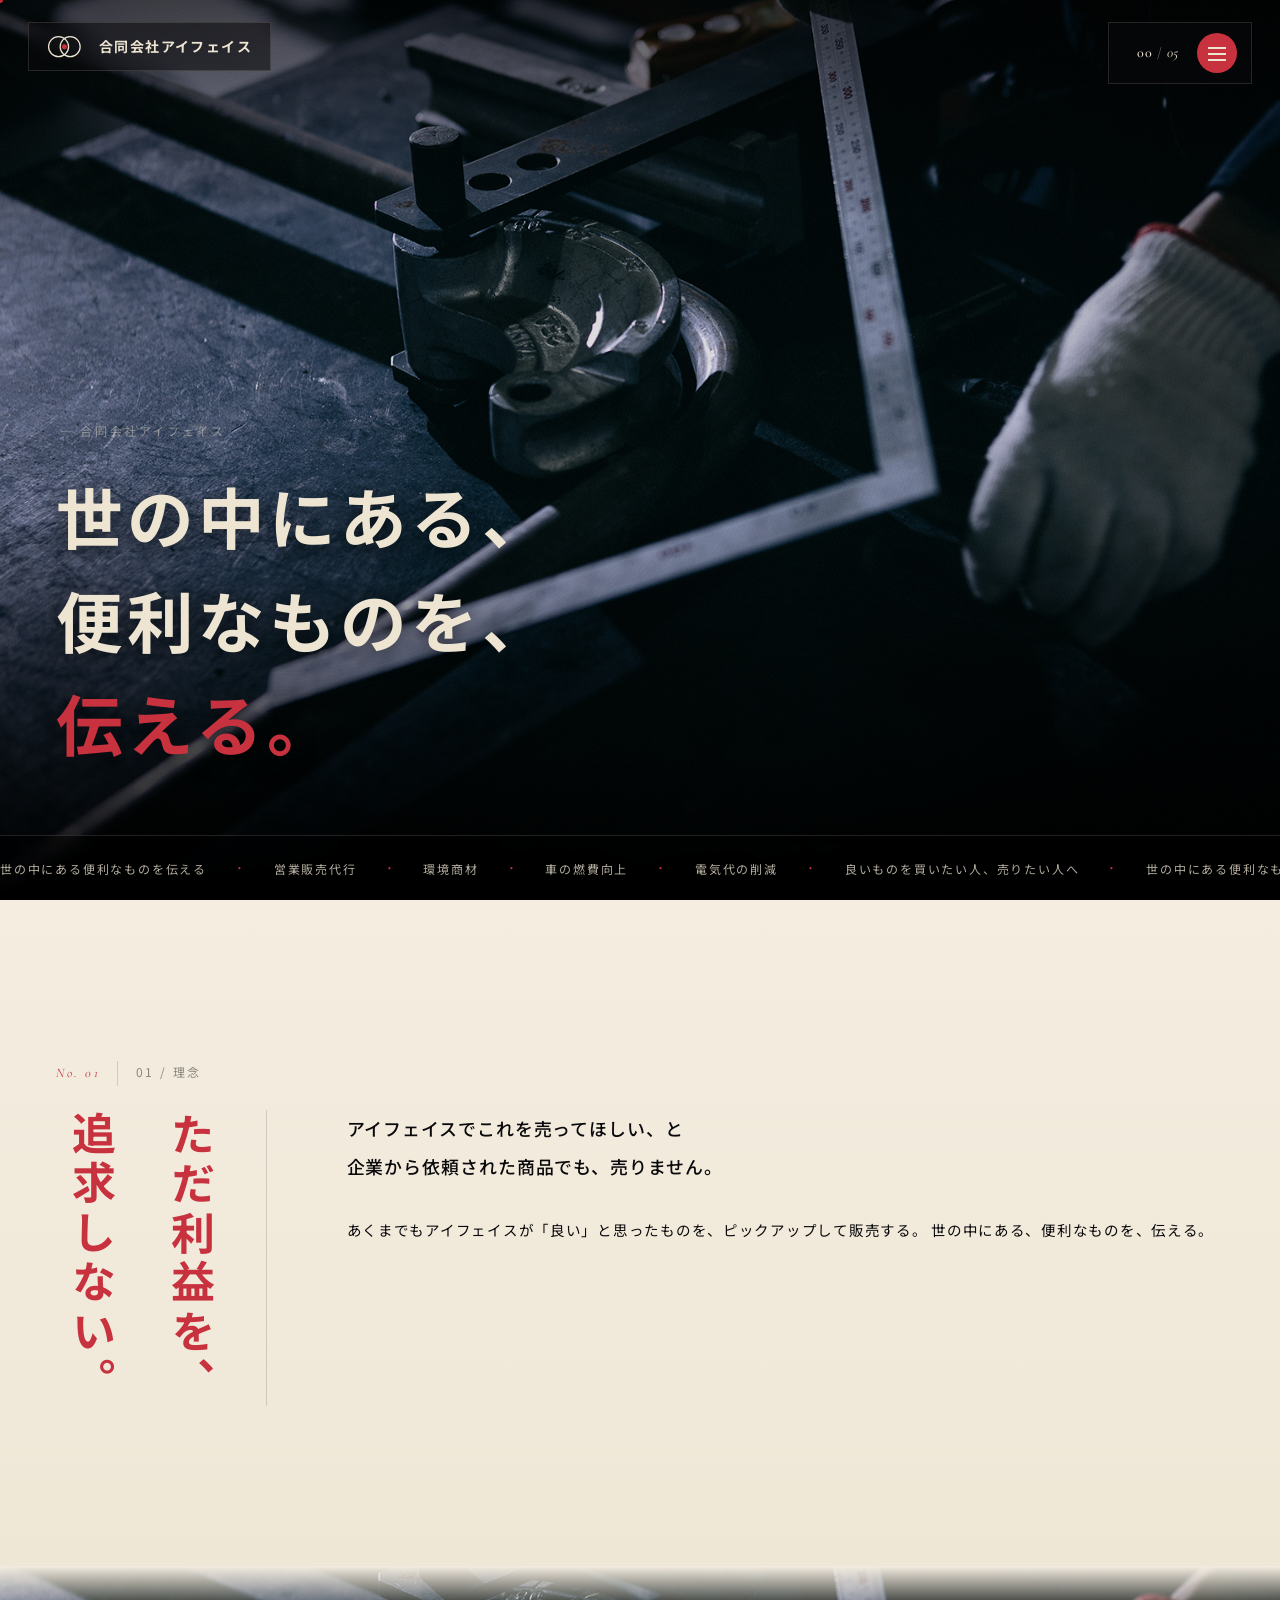
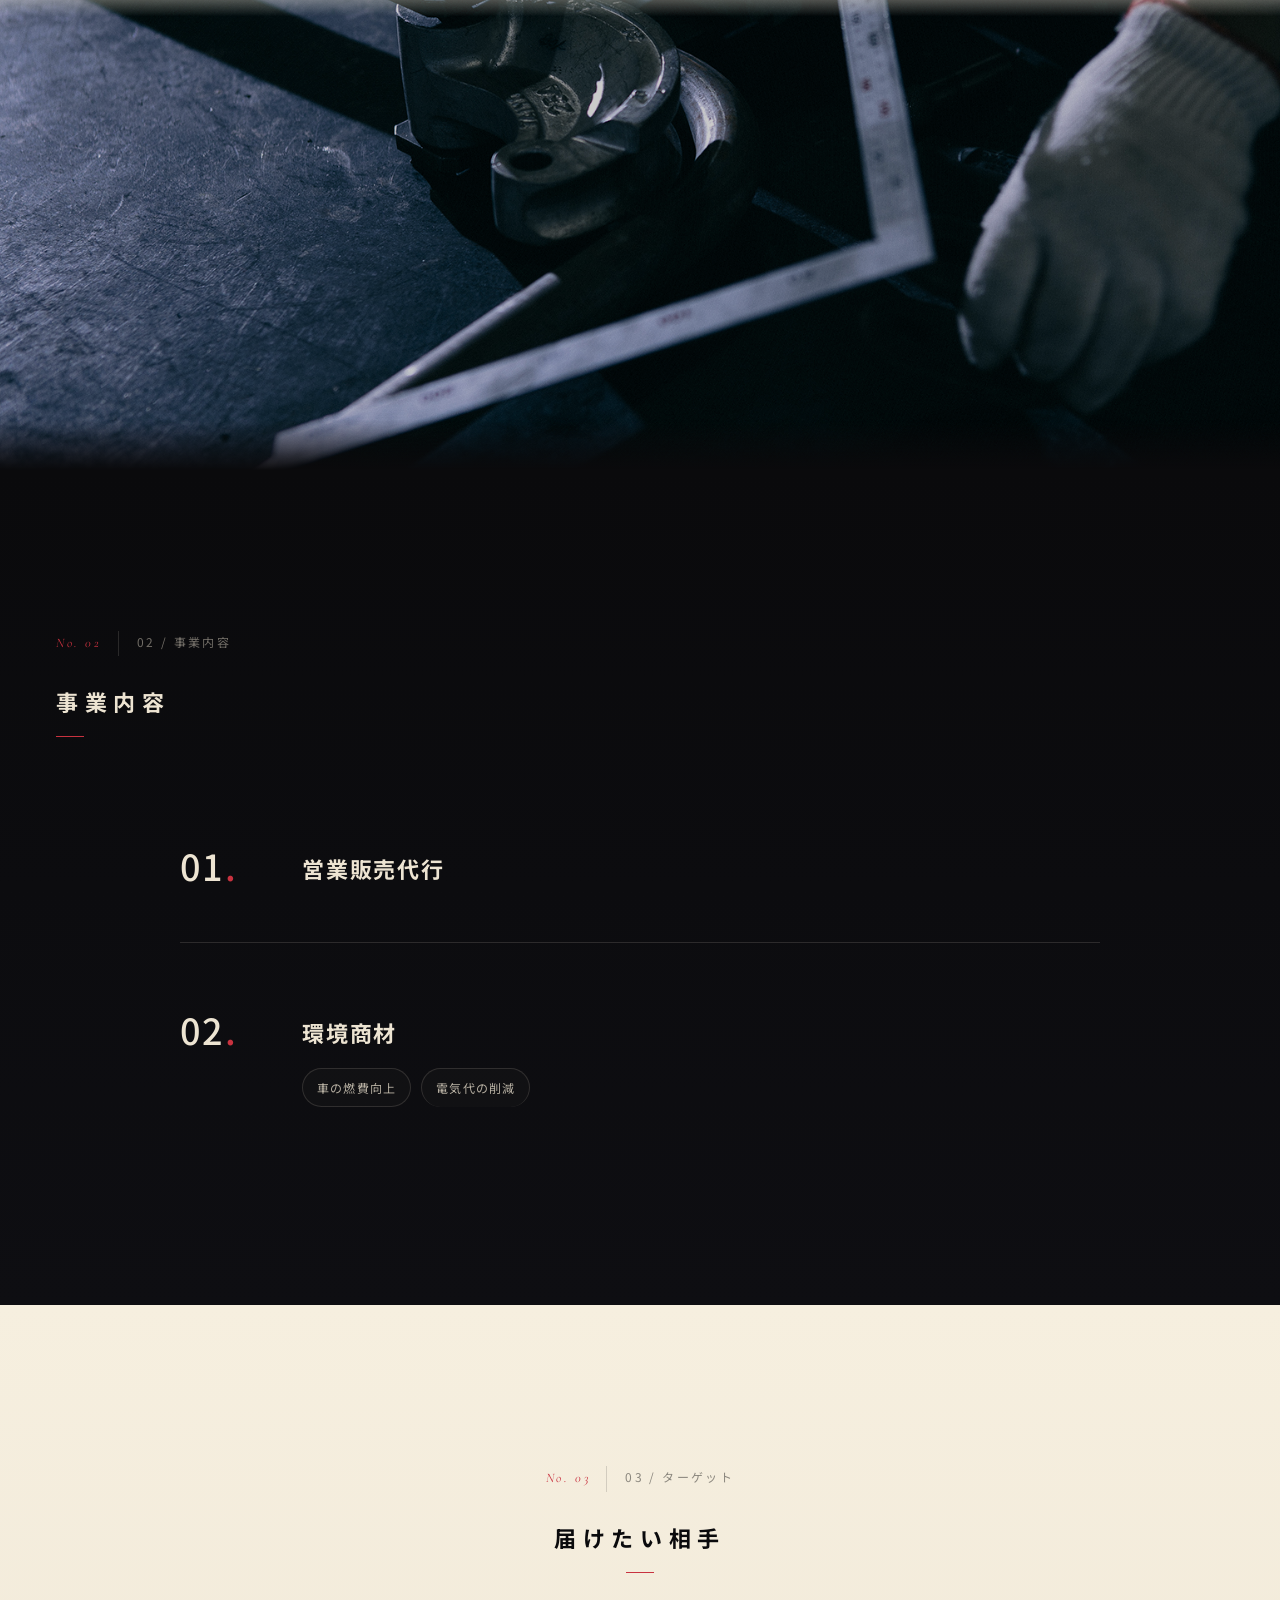
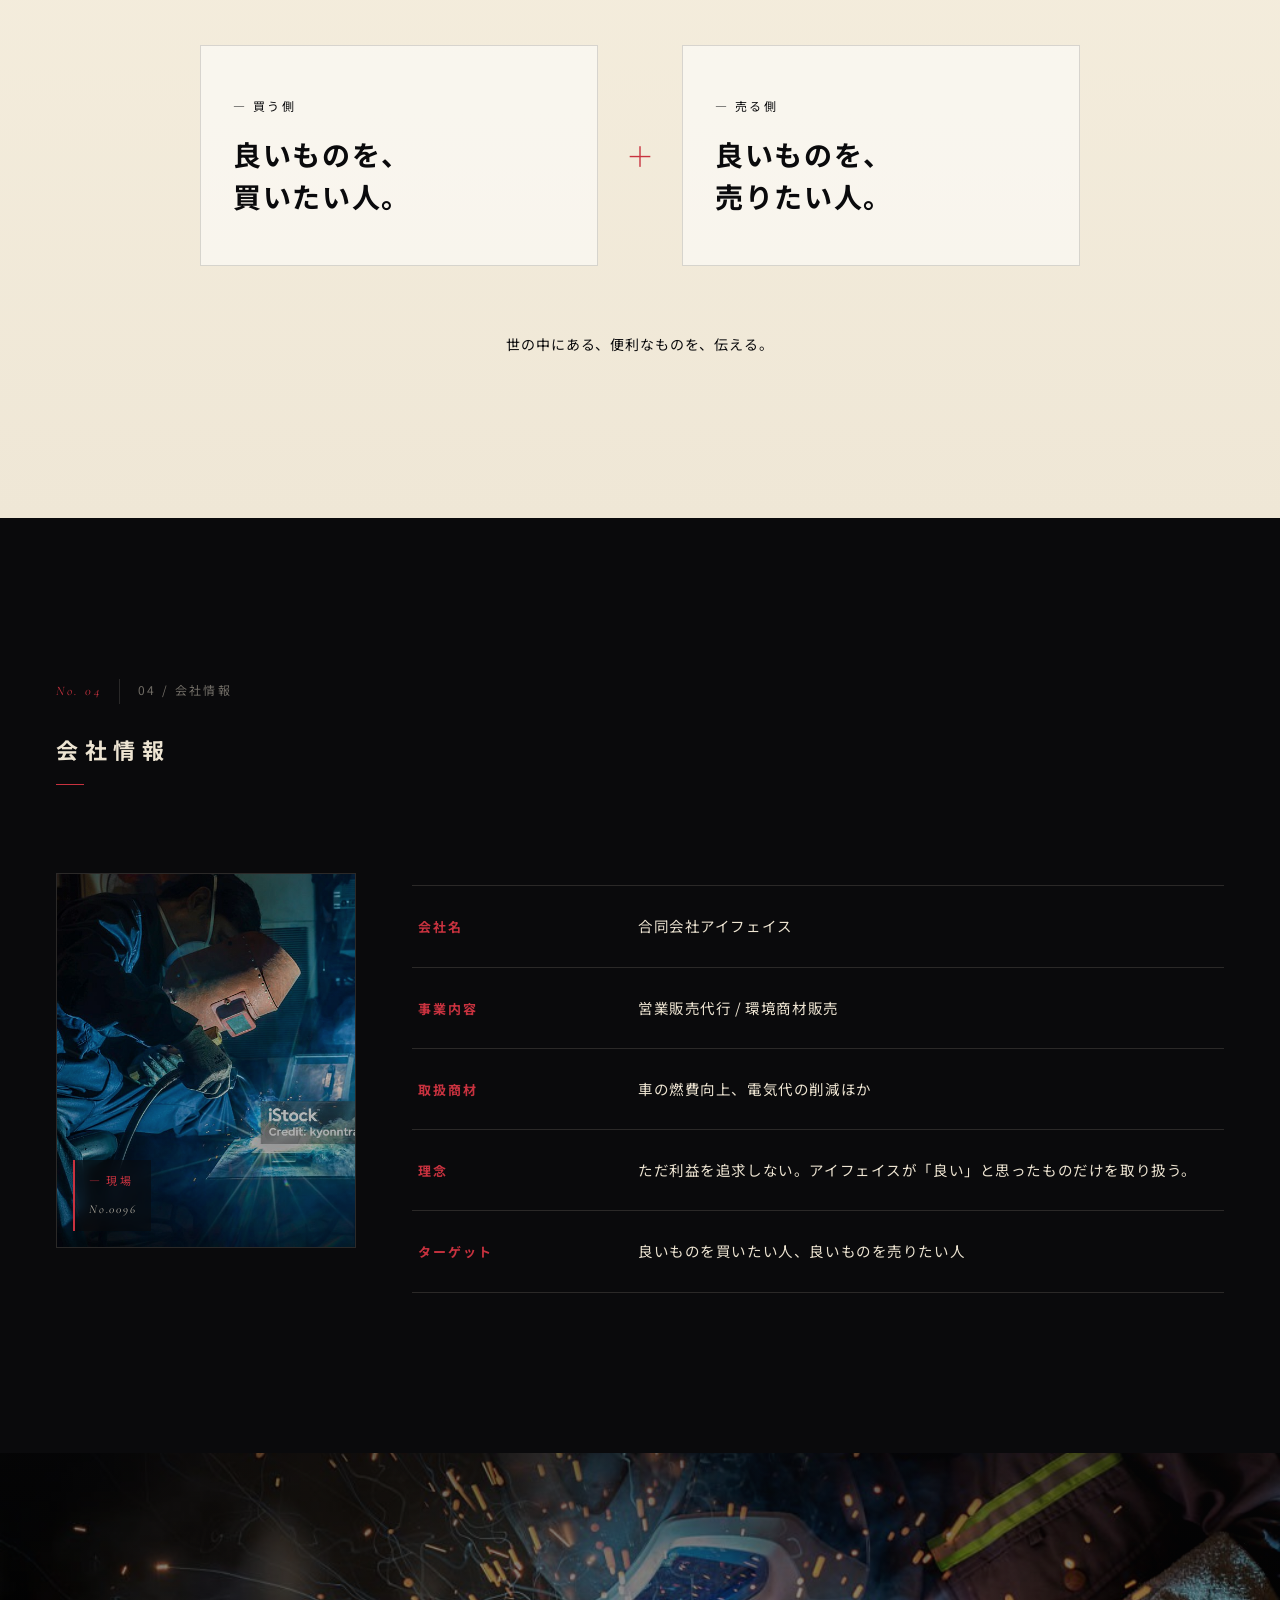
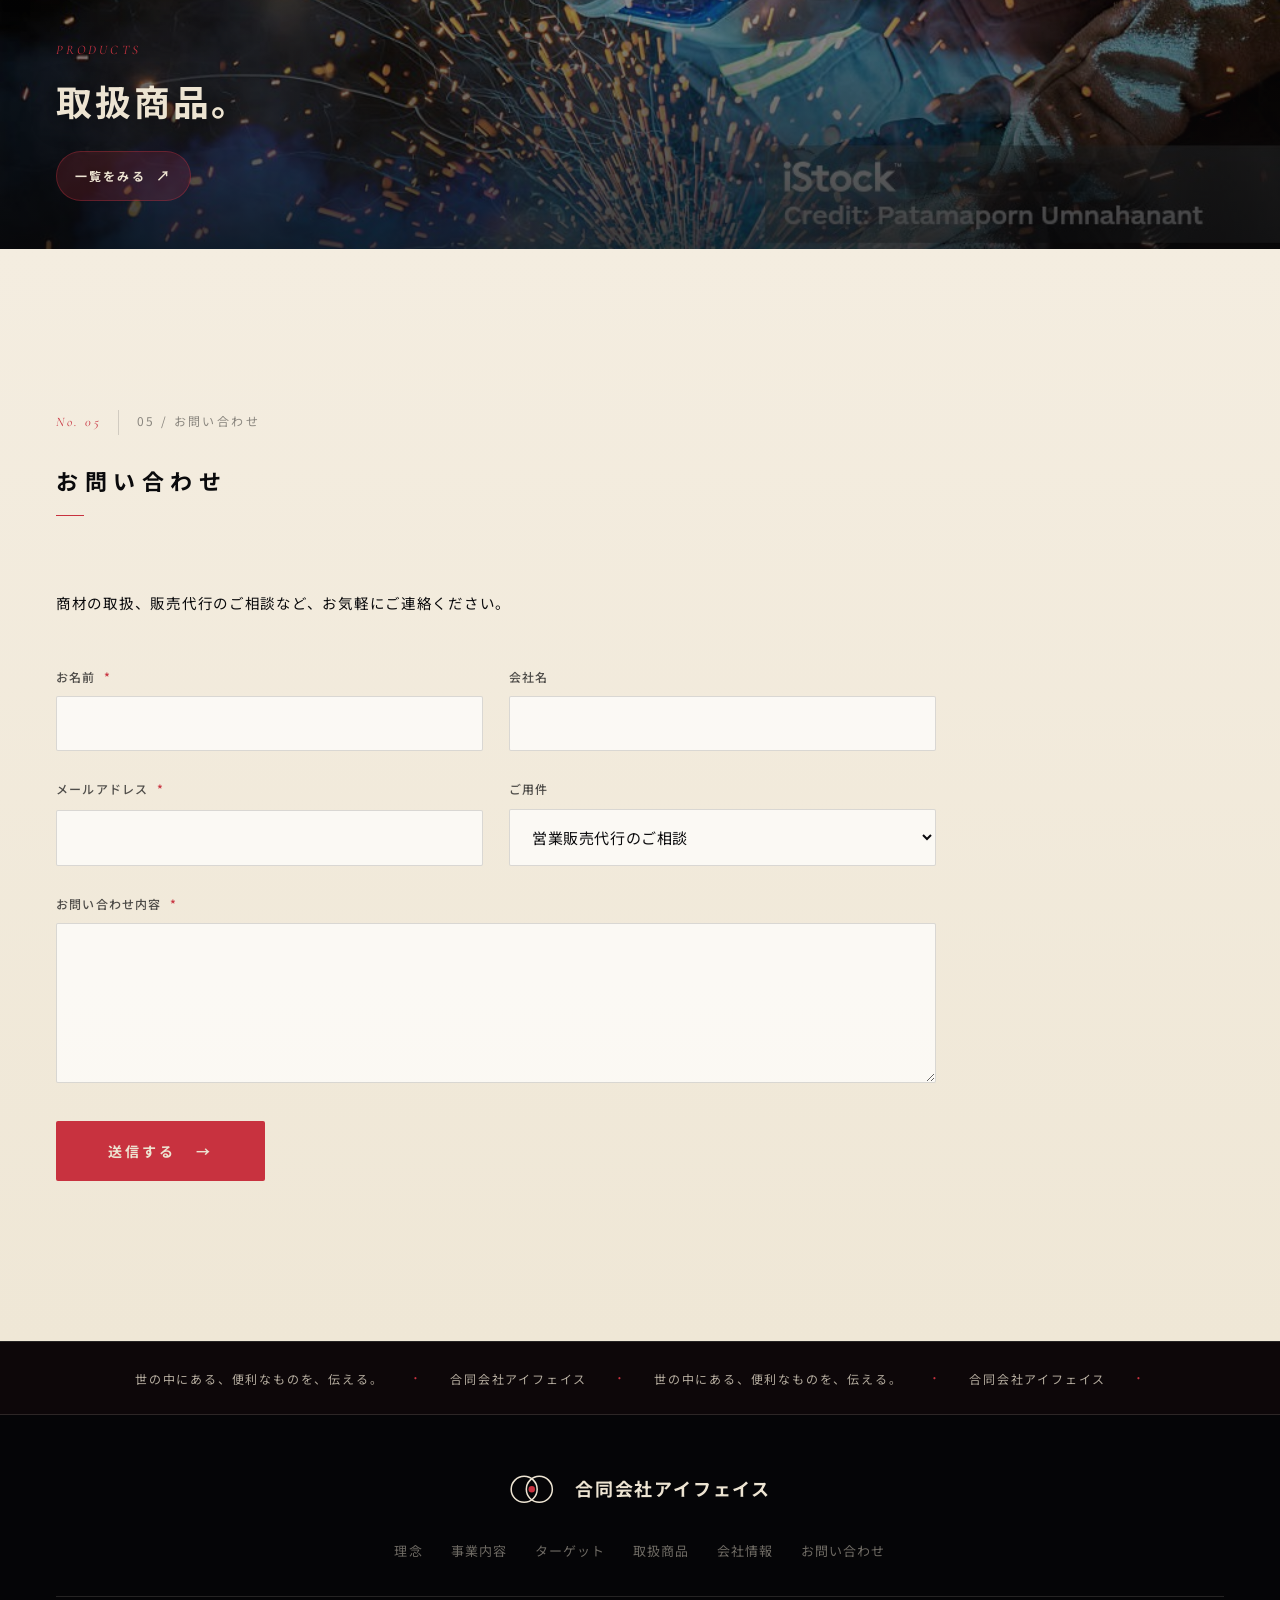
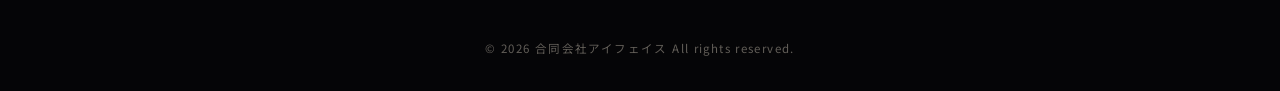
<file: index.html>
<!DOCTYPE html>
<html lang="ja">
<head>
  <meta charset="UTF-8" />
  <meta name="viewport" content="width=device-width, initial-scale=1.0" />
  <meta name="description" content="合同会社アイフェイス｜世の中にある、便利なものを、伝える。営業販売代行と環境商材。" />
  <title>合同会社アイフェイス</title>

  <link rel="icon" href="favicon.svg" type="image/svg+xml" />
  <meta name="theme-color" content="#0a0a0c" />
  <link rel="canonical" href="https://playmark0227-svg.github.io/iface/" />
  <meta property="og:type" content="website" />
  <meta property="og:title" content="合同会社アイフェイス" />
  <meta property="og:description" content="世の中にある、便利なものを、伝える。" />
  <meta property="og:url" content="https://playmark0227-svg.github.io/iface/" />
  <meta property="og:image" content="https://playmark0227-svg.github.io/iface/assets/img/gap_0096.jpg" />
  <meta name="twitter:card" content="summary_large_image" />

  <link rel="preconnect" href="https://fonts.googleapis.com" />
  <link rel="preconnect" href="https://fonts.gstatic.com" crossorigin />
  <link rel="preload" as="image" href="assets/img/gap_0096.jpg" />
  <link href="https://fonts.googleapis.com/css2?family=Noto+Sans+JP:wght@300;400;500;700&family=Cormorant+Garamond:ital,wght@1,400;1,500&display=swap" rel="stylesheet" />
  <link rel="stylesheet" href="assets/css/style.css?v=20260514c" />
  <link rel="stylesheet" href="assets/css/products.css?v=20260514c" />
</head>
<body>
  <div class="cursor-dot" id="cursorDot" aria-hidden="true"></div>
  <div class="cursor-ring" id="cursorRing" aria-hidden="true"></div>

  <header class="site-header" id="siteHeader">
    <div class="header-inner">
      <a href="#top" class="logo" aria-label="合同会社アイフェイス トップへ">
        <svg class="logo-mark" viewBox="0 0 38 26" xmlns="http://www.w3.org/2000/svg" aria-hidden="true">
          <circle cx="11" cy="13" r="9.5" fill="none" stroke="currentColor" stroke-width="1.2"/>
          <circle cx="22" cy="13" r="9.5" fill="none" stroke="currentColor" stroke-width="1.2"/>
          <circle cx="16.5" cy="13" r="2.4" fill="#c8323f"/>
        </svg>
        <span class="logo-row1">合同会社アイフェイス</span>
      </a>
      <div class="header-right">
        <span class="page-no" id="pageNo"><em>00</em><span class="sep">/</span>05</span>
        <button class="menu-toggle" id="menuToggle" aria-label="メニュー" aria-expanded="false">
          <span></span><span></span><span></span>
        </button>
      </div>
    </div>
    <nav class="nav-panel" id="globalNav" aria-hidden="true">
      <ul>
        <li><a href="#about"><em>01</em><span class="ja">理念</span></a></li>
        <li><a href="#business"><em>02</em><span class="ja">事業内容</span></a></li>
        <li><a href="#target"><em>03</em><span class="ja">ターゲット</span></a></li>
        <li><a href="products.html" target="_blank" rel="noopener"><em>04</em><span class="ja">取扱商品<span class="nav-arrow">↗</span></span></a></li>
        <li><a href="#company"><em>05</em><span class="ja">会社情報</span></a></li>
        <li><a href="#contact"><em>06</em><span class="ja">お問い合わせ</span></a></li>
      </ul>
      <p class="nav-foot">世の中にある、便利なものを、伝える。</p>
    </nav>
  </header>

  <main id="top">
    <section class="hero" data-page="00">
      <div class="hero-photo" aria-hidden="true">
        <div class="ph-img"></div>
        <div class="ph-fallback">
          <div class="ph-base"></div>
          <div class="ph-shapes">
            <div class="bolt b1"></div>
            <div class="bolt b2"></div>
            <div class="bolt b3"></div>
          </div>
        </div>
        <div class="ph-vignette"></div>
        <div class="ph-grain"></div>
      </div>

      <div class="hero-script">
        <span class="hero-eyebrow">— 合同会社アイフェイス</span>
        <span class="big-jp">
          <span>世の中にある、</span>
          <span>便利なものを、</span>
          <span class="red">伝える。</span>
        </span>
      </div>

      <div class="hero-ticker" aria-hidden="true">
        <div class="ticker-track">
          <span>世の中にある便利なものを伝える </span>
          <span class="dotmark">·</span>
          <span>営業販売代行 </span>
          <span class="dotmark">·</span>
          <span>環境商材 </span>
          <span class="dotmark">·</span>
          <span>車の燃費向上 </span>
          <span class="dotmark">·</span>
          <span>電気代の削減 </span>
          <span class="dotmark">·</span>
          <span>良いものを買いたい人、売りたい人へ </span>
          <span class="dotmark">·</span>
          <span>世の中にある便利なものを伝える </span>
          <span class="dotmark">·</span>
          <span>営業販売代行 </span>
          <span class="dotmark">·</span>
          <span>環境商材 </span>
          <span class="dotmark">·</span>
          <span>車の燃費向上 </span>
          <span class="dotmark">·</span>
          <span>電気代の削減 </span>
          <span class="dotmark">·</span>
          <span>良いものを買いたい人、売りたい人へ </span>
          <span class="dotmark">·</span>
        </div>
      </div>
    </section>

    <section class="section philosophy light" id="about" data-page="01">
      <div class="container">
        <div class="section-num light">
          <span class="num-en">No. 01</span>
          <span class="num-jp">01 / 理念</span>
        </div>
        <div class="philo-grid">
          <div class="philo-title">
            <h2 class="vertical-jp">
              <span class="vj-col">ただ利益を、</span>
              <span class="vj-col">追求しない。</span>
            </h2>
          </div>
          <div class="philo-body">
            <p class="lead">
              アイフェイスでこれを売ってほしい、と<br/>
              企業から依頼された商品でも、売りません。
            </p>
            <p>
              あくまでもアイフェイスが「良い」と思ったものを、ピックアップして販売する。
              世の中にある、便利なものを、伝える。
            </p>
          </div>
        </div>
      </div>
    </section>

    <section class="photo-strip" aria-hidden="true">
      <video class="ps-video" autoplay muted loop playsinline preload="metadata" poster="assets/img/gap_0096.jpg">
        <source src="assets/img/istockphoto-2220825330-640_adpp_is.mp4" type="video/mp4" />
      </video>
      <div class="ps-grain"></div>
    </section>

    <section class="section business" id="business" data-page="02">
      <div class="container">
        <div class="section-num">
          <span class="num-en">No. 02</span>
          <span class="num-jp">02 / 事業内容</span>
        </div>
        <h2 class="head-jp">事業内容</h2>
        <ol class="biz-list">
          <li>
            <div class="bmeta">
              <span class="bnum">01<i>.</i></span>
            </div>
            <div>
              <h3>営業販売代行</h3>
            </div>
          </li>
          <li>
            <div class="bmeta">
              <span class="bnum">02<i>.</i></span>
            </div>
            <div>
              <h3>環境商材</h3>
              <ul class="biz-sub">
                <li>車の燃費向上</li>
                <li>電気代の削減</li>
              </ul>
            </div>
          </li>
        </ol>
      </div>
    </section>

    <section class="section target light" id="target" data-page="03">
      <div class="container">
        <div class="section-num center light">
          <span class="num-en">No. 03</span>
          <span class="num-jp">03 / ターゲット</span>
        </div>
        <h2 class="head-jp light center">届けたい相手</h2>
        <div class="target-wrap">
          <div class="t-card">
            <p class="t-eyebrow">— 買う側</p>
            <p class="t-title">良いものを、<br/>買いたい人。</p>
          </div>
          <div class="t-and" aria-hidden="true">＋</div>
          <div class="t-card">
            <p class="t-eyebrow">— 売る側</p>
            <p class="t-title">良いものを、<br/>売りたい人。</p>
          </div>
        </div>
        <p class="target-foot">世の中にある、便利なものを、伝える。</p>
      </div>
    </section>

    <section class="section company" id="company" data-page="04">
      <div class="container">
        <div class="section-num">
          <span class="num-en">No. 04</span>
          <span class="num-jp">04 / 会社情報</span>
        </div>
        <h2 class="head-jp">会社情報</h2>
        <div class="company-grid">
          <div class="company-photo" aria-hidden="true">
            <div class="cp-img"></div>
            <div class="cp-overlay"></div>
            <div class="cp-frame">
              <span class="cp-tag">— 現場</span>
              <span class="cp-num">No.0096</span>
            </div>
          </div>
          <dl class="company-list">
            <div><dt>会社名</dt><dd>合同会社アイフェイス</dd></div>
            <div><dt>事業内容</dt><dd>営業販売代行 / 環境商材販売</dd></div>
            <div><dt>取扱商材</dt><dd>車の燃費向上、電気代の削減ほか</dd></div>
            <div><dt>理念</dt><dd>ただ利益を追求しない。アイフェイスが「良い」と思ったものだけを取り扱う。</dd></div>
            <div><dt>ターゲット</dt><dd>良いものを買いたい人、良いものを売りたい人</dd></div>
          </dl>
        </div>
      </div>
    </section>

    <a class="photo-banner banner-link" href="products.html" target="_blank" rel="noopener">
      <div class="pb-img" aria-hidden="true"></div>
      <div class="pb-overlay" aria-hidden="true"></div>
      <div class="pb-caption">
        <span class="pb-num">PRODUCTS</span>
        <span class="pb-text">取扱商品。</span>
        <span class="pb-cta">一覧をみる <em>↗</em></span>
      </div>
    </a>

    <section class="section contact light" id="contact" data-page="05">
      <div class="container">
        <div class="section-num light">
          <span class="num-en">No. 05</span>
          <span class="num-jp">05 / お問い合わせ</span>
        </div>
        <h2 class="head-jp light">お問い合わせ</h2>
        <p class="lead-jp">商材の取扱、販売代行のご相談など、お気軽にご連絡ください。</p>
        <form class="contact-form" onsubmit="event.preventDefault(); this.querySelector('.form-thanks').hidden=false;">
          <label><span>お名前 <em>*</em></span><input type="text" name="name" autocomplete="name" required /></label>
          <label><span>会社名</span><input type="text" name="company" autocomplete="organization" /></label>
          <label><span>メールアドレス <em>*</em></span><input type="email" name="email" autocomplete="email" required /></label>
          <label><span>ご用件</span>
            <select name="topic">
              <option>営業販売代行のご相談</option>
              <option>環境商材について</option>
              <option>その他</option>
            </select>
          </label>
          <label class="full"><span>お問い合わせ内容 <em>*</em></span><textarea name="message" rows="6" required></textarea></label>
          <button type="submit" class="submit-btn">送信する <span class="arr">→</span></button>
          <p class="form-thanks" hidden>送信ありがとうございました。担当者よりご連絡いたします。</p>
        </form>
      </div>
    </section>
  </main>

  <footer class="site-footer">
    <div class="footer-marquee" aria-hidden="true">
      <div class="ticker-track">
        <span>世の中にある、便利なものを、伝える。</span>
        <span class="dotmark">·</span>
        <span>合同会社アイフェイス</span>
        <span class="dotmark">·</span>
        <span>世の中にある、便利なものを、伝える。</span>
        <span class="dotmark">·</span>
        <span>合同会社アイフェイス</span>
        <span class="dotmark">·</span>
      </div>
    </div>
    <div class="container">
      <p class="f-logo">
        <svg class="logo-mark f-mark" viewBox="0 0 48 32" xmlns="http://www.w3.org/2000/svg" aria-hidden="true">
          <circle cx="14" cy="16" r="12" fill="none" stroke="currentColor" stroke-width="1.4"/>
          <circle cx="28" cy="16" r="12" fill="none" stroke="currentColor" stroke-width="1.4"/>
          <circle cx="21" cy="16" r="3" fill="#c8323f"/>
        </svg>
        合同会社アイフェイス
      </p>
      <ul class="f-nav">
        <li><a href="#about">理念</a></li>
        <li><a href="#business">事業内容</a></li>
        <li><a href="#target">ターゲット</a></li>
        <li><a href="products.html" target="_blank" rel="noopener">取扱商品</a></li>
        <li><a href="#company">会社情報</a></li>
        <li><a href="#contact">お問い合わせ</a></li>
      </ul>
      <p class="copy">© <span id="year"></span> 合同会社アイフェイス All rights reserved.</p>
    </div>
  </footer>

  <script src="assets/js/main.js?v=20260514c"></script>
</body>
</html>
</file>
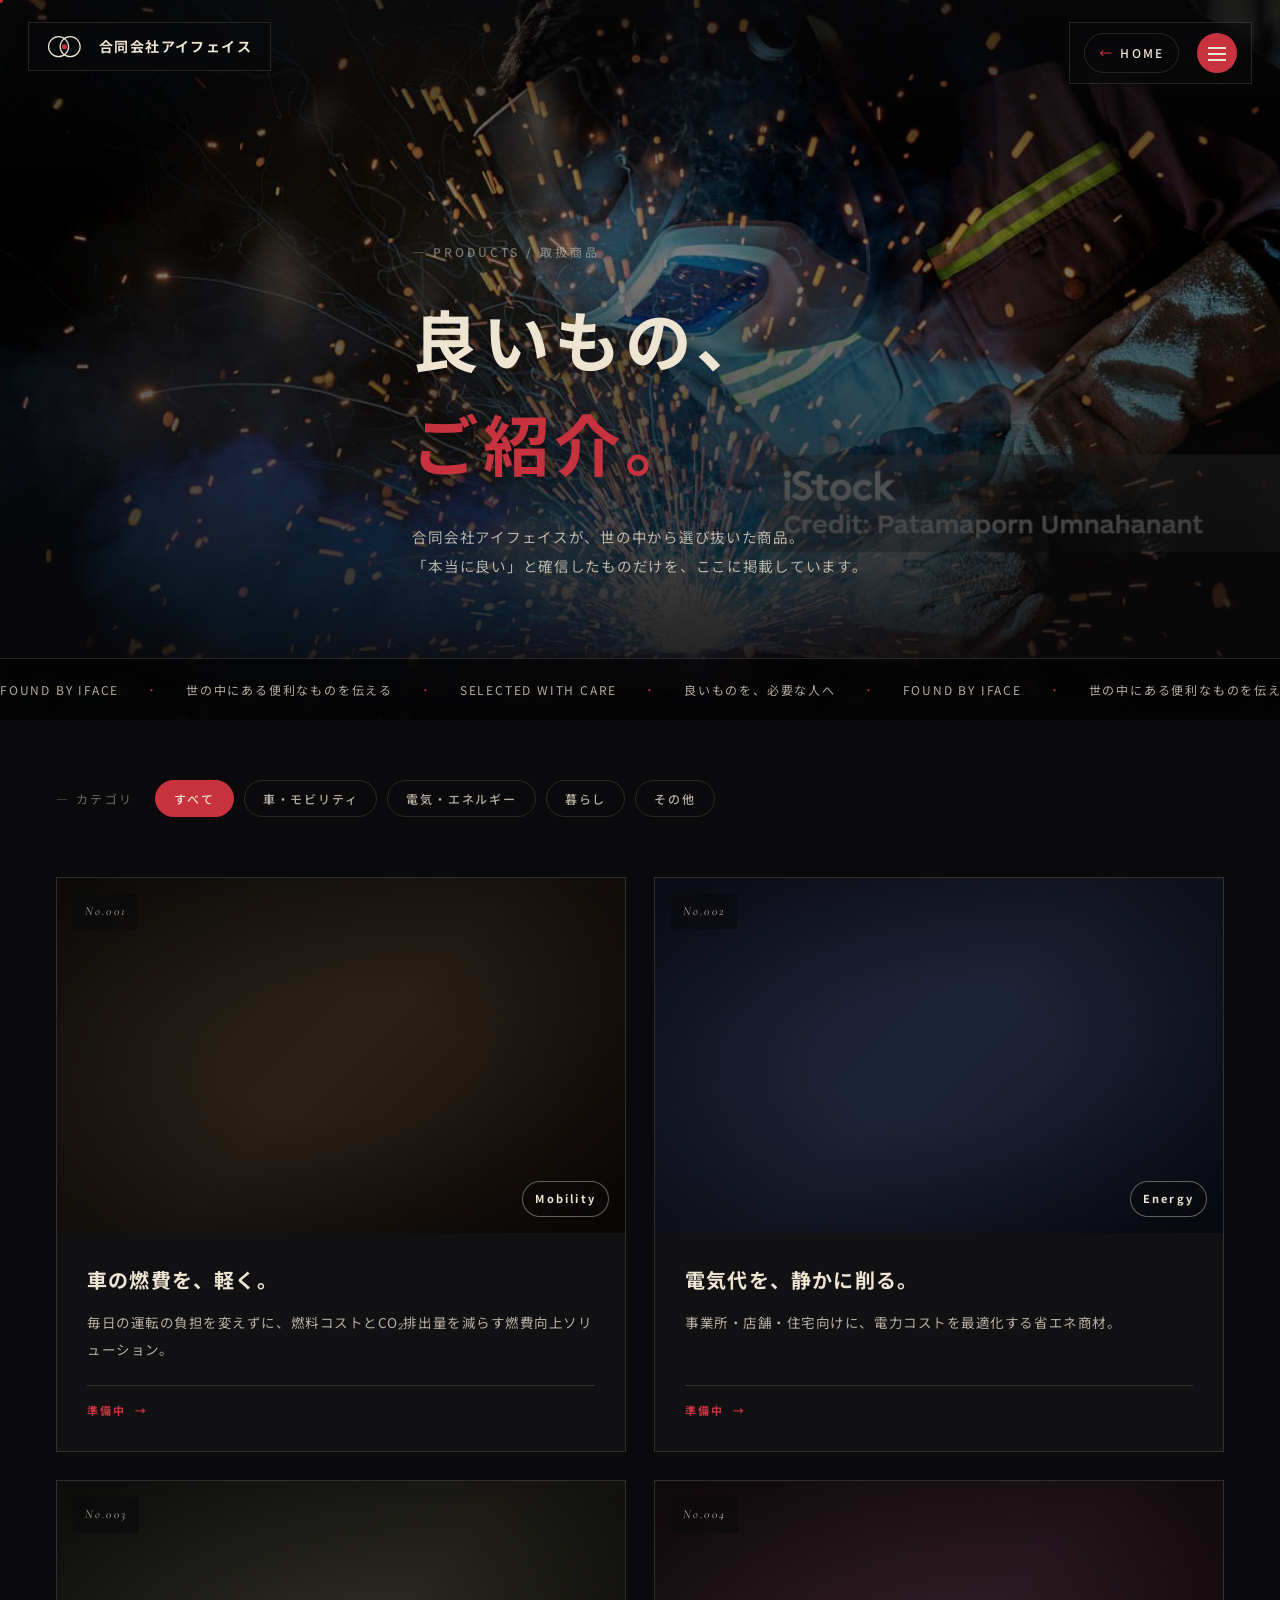
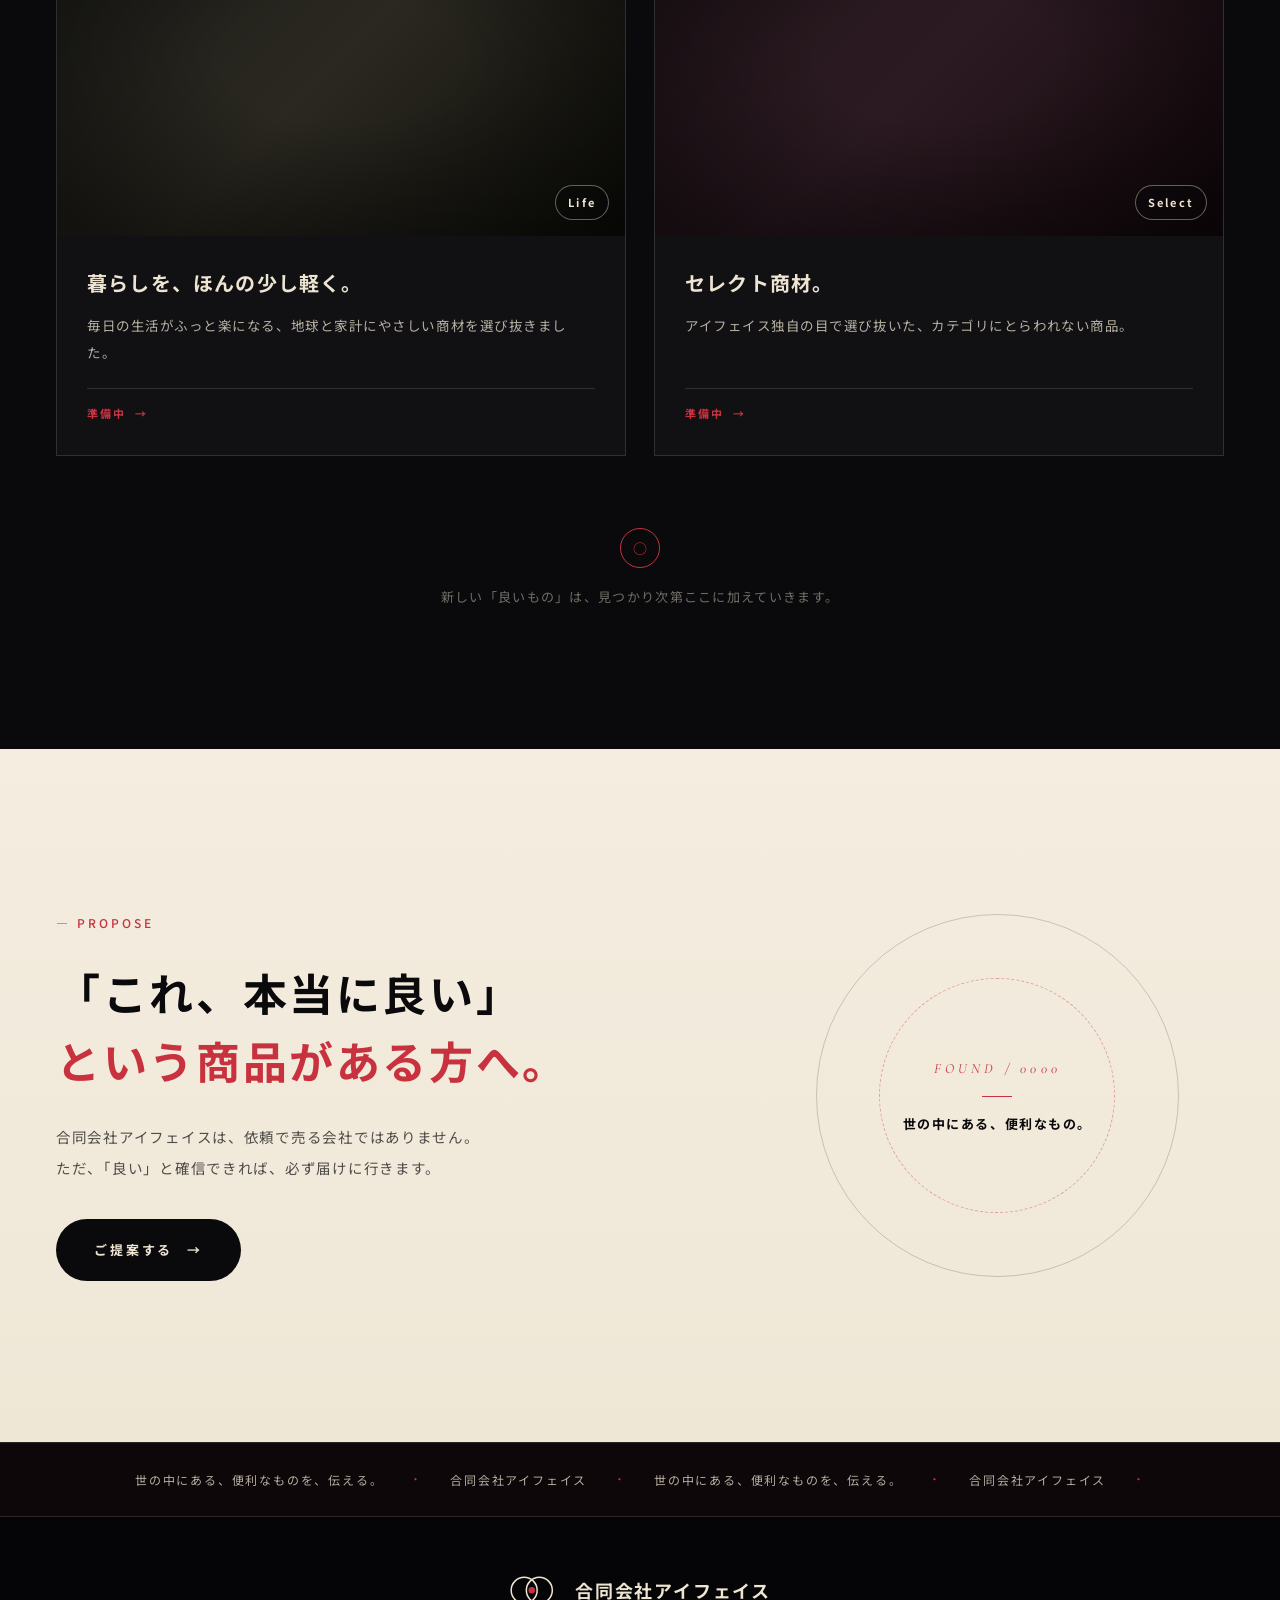
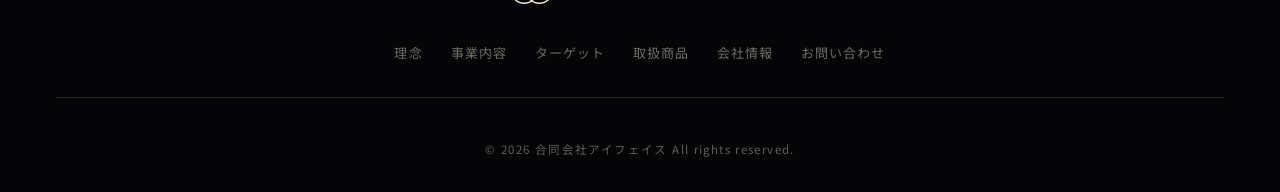
<file: products.html>
<!DOCTYPE html>
<html lang="ja">
<head>
  <meta charset="UTF-8" />
  <meta name="viewport" content="width=device-width, initial-scale=1.0" />
  <meta name="description" content="合同会社アイフェイス｜取扱商品 — 良いもの、ご紹介。" />
  <title>取扱商品｜合同会社アイフェイス</title>

  <link rel="icon" href="favicon.svg" type="image/svg+xml" />
  <meta name="theme-color" content="#0a0a0c" />
  <link rel="canonical" href="https://playmark0227-svg.github.io/iface/products.html" />
  <meta property="og:type" content="website" />
  <meta property="og:title" content="取扱商品｜合同会社アイフェイス" />
  <meta property="og:description" content="良いもの、ご紹介。世の中から選び抜いた商品を掲載しています。" />
  <meta property="og:url" content="https://playmark0227-svg.github.io/iface/products.html" />
  <meta property="og:image" content="https://playmark0227-svg.github.io/iface/assets/img/istockphoto-2226637082-1024x1024.jpg" />
  <meta name="twitter:card" content="summary_large_image" />

  <link rel="preconnect" href="https://fonts.googleapis.com" />
  <link rel="preconnect" href="https://fonts.gstatic.com" crossorigin />
  <link rel="preload" as="image" href="assets/img/istockphoto-2226637082-1024x1024.jpg" />
  <link href="https://fonts.googleapis.com/css2?family=Noto+Sans+JP:wght@300;400;500;700&family=Cormorant+Garamond:ital,wght@1,400;1,500&display=swap" rel="stylesheet" />
  <link rel="stylesheet" href="assets/css/style.css?v=20260514c" />
  <link rel="stylesheet" href="assets/css/products.css?v=20260514c" />
</head>
<body>
  <div class="cursor-dot" id="cursorDot" aria-hidden="true"></div>
  <div class="cursor-ring" id="cursorRing" aria-hidden="true"></div>

  <header class="site-header" id="siteHeader">
    <div class="header-inner">
      <a href="index.html" class="logo">
        <svg class="logo-mark" viewBox="0 0 38 26" xmlns="http://www.w3.org/2000/svg" aria-hidden="true">
          <circle cx="11" cy="13" r="9.5" fill="none" stroke="currentColor" stroke-width="1.2"/>
          <circle cx="22" cy="13" r="9.5" fill="none" stroke="currentColor" stroke-width="1.2"/>
          <circle cx="16.5" cy="13" r="2.4" fill="#c8323f"/>
        </svg>
        <span class="logo-row1">合同会社アイフェイス</span>
      </a>
      <div class="header-right">
        <a href="index.html" class="back-link"><em>←</em> HOME</a>
        <button class="menu-toggle" id="menuToggle" aria-label="メニュー" aria-expanded="false">
          <span></span><span></span><span></span>
        </button>
      </div>
    </div>
    <nav class="nav-panel" id="globalNav" aria-hidden="true">
      <ul>
        <li><a href="index.html#about"><em>01</em><span class="ja">理念</span></a></li>
        <li><a href="index.html#business"><em>02</em><span class="ja">事業内容</span></a></li>
        <li><a href="index.html#target"><em>03</em><span class="ja">ターゲット</span></a></li>
        <li><a href="products.html"><em>04</em><span class="ja">取扱商品</span></a></li>
        <li><a href="index.html#company"><em>05</em><span class="ja">会社情報</span></a></li>
        <li><a href="index.html#contact"><em>06</em><span class="ja">お問い合わせ</span></a></li>
      </ul>
      <p class="nav-foot">世の中にある、便利なものを、伝える。</p>
    </nav>
  </header>

  <main id="top">
    <section class="p-hero">
      <div class="p-hero-bg" aria-hidden="true">
        <div class="phb-img"></div>
        <div class="phb-overlay"></div>
        <div class="phb-grain"></div>
      </div>
      <div class="container p-hero-inner">
        <p class="p-eyebrow">— PRODUCTS / 取扱商品</p>
        <h1 class="p-title">
          <span>良いもの、</span>
          <span class="red">ご紹介。</span>
        </h1>
        <p class="p-lead">合同会社アイフェイスが、世の中から選び抜いた商品。<br/>「本当に良い」と確信したものだけを、ここに掲載しています。</p>
      </div>
      <div class="p-hero-ticker" aria-hidden="true">
        <div class="ticker-track">
          <span>FOUND BY IFACE </span>
          <span class="dotmark">·</span>
          <span>世の中にある便利なものを伝える </span>
          <span class="dotmark">·</span>
          <span>SELECTED WITH CARE </span>
          <span class="dotmark">·</span>
          <span>良いものを、必要な人へ </span>
          <span class="dotmark">·</span>
          <span>FOUND BY IFACE </span>
          <span class="dotmark">·</span>
          <span>世の中にある便利なものを伝える </span>
          <span class="dotmark">·</span>
          <span>SELECTED WITH CARE </span>
          <span class="dotmark">·</span>
          <span>良いものを、必要な人へ </span>
          <span class="dotmark">·</span>
        </div>
      </div>
    </section>

    <section class="p-filter">
      <div class="container">
        <div class="filter-bar">
          <span class="f-label">— カテゴリ</span>
          <button class="f-chip active" data-filter="all">すべて</button>
          <button class="f-chip" data-filter="mobility">車・モビリティ</button>
          <button class="f-chip" data-filter="energy">電気・エネルギー</button>
          <button class="f-chip" data-filter="life">暮らし</button>
          <button class="f-chip" data-filter="other">その他</button>
        </div>
      </div>
    </section>

    <section class="p-grid-section">
      <div class="container">
        <div class="p-grid">
          <article class="p-card" data-cat="mobility">
            <div class="p-card-photo ph-tone-1" aria-hidden="true">
              <span class="p-card-no">No.001</span>
              <span class="p-card-cat">Mobility</span>
            </div>
            <div class="p-card-body">
              <h3>車の燃費を、軽く。</h3>
              <p>毎日の運転の負担を変えずに、燃料コストとCO₂排出量を減らす燃費向上ソリューション。</p>
              <span class="p-card-more">準備中 <em>→</em></span>
            </div>
          </article>
          <article class="p-card" data-cat="energy">
            <div class="p-card-photo ph-tone-2" aria-hidden="true">
              <span class="p-card-no">No.002</span>
              <span class="p-card-cat">Energy</span>
            </div>
            <div class="p-card-body">
              <h3>電気代を、静かに削る。</h3>
              <p>事業所・店舗・住宅向けに、電力コストを最適化する省エネ商材。</p>
              <span class="p-card-more">準備中 <em>→</em></span>
            </div>
          </article>
          <article class="p-card" data-cat="life">
            <div class="p-card-photo ph-tone-3" aria-hidden="true">
              <span class="p-card-no">No.003</span>
              <span class="p-card-cat">Life</span>
            </div>
            <div class="p-card-body">
              <h3>暮らしを、ほんの少し軽く。</h3>
              <p>毎日の生活がふっと楽になる、地球と家計にやさしい商材を選び抜きました。</p>
              <span class="p-card-more">準備中 <em>→</em></span>
            </div>
          </article>
          <article class="p-card" data-cat="other">
            <div class="p-card-photo ph-tone-4" aria-hidden="true">
              <span class="p-card-no">No.004</span>
              <span class="p-card-cat">Select</span>
            </div>
            <div class="p-card-body">
              <h3>セレクト商材。</h3>
              <p>アイフェイス独自の目で選び抜いた、カテゴリにとらわれない商品。</p>
              <span class="p-card-more">準備中 <em>→</em></span>
            </div>
          </article>
        </div>
        <div class="p-empty">
          <span class="empty-mark">○</span>
          <p>新しい「良いもの」は、見つかり次第ここに加えていきます。</p>
        </div>
      </div>
    </section>

    <section class="p-propose">
      <div class="container">
        <div class="propose-grid">
          <div class="propose-text">
            <p class="propose-eyebrow">— PROPOSE</p>
            <h2 class="propose-title">
              <span>「これ、本当に良い」</span>
              <span class="red">という商品がある方へ。</span>
            </h2>
            <p class="propose-lead">合同会社アイフェイスは、依頼で売る会社ではありません。<br/>ただ、「良い」と確信できれば、必ず届けに行きます。</p>
            <a href="index.html#contact" class="propose-cta">ご提案する <em>→</em></a>
          </div>
          <div class="propose-deco" aria-hidden="true">
            <div class="deco-frame">
              <span class="deco-num">FOUND / 0000</span>
              <span class="deco-line"></span>
              <span class="deco-jp">世の中にある、便利なもの。</span>
            </div>
          </div>
        </div>
      </div>
    </section>
  </main>

  <footer class="site-footer">
    <div class="footer-marquee" aria-hidden="true">
      <div class="ticker-track">
        <span>世の中にある、便利なものを、伝える。</span>
        <span class="dotmark">·</span>
        <span>合同会社アイフェイス</span>
        <span class="dotmark">·</span>
        <span>世の中にある、便利なものを、伝える。</span>
        <span class="dotmark">·</span>
        <span>合同会社アイフェイス</span>
        <span class="dotmark">·</span>
      </div>
    </div>
    <div class="container">
      <p class="f-logo">
        <svg class="logo-mark f-mark" viewBox="0 0 48 32" xmlns="http://www.w3.org/2000/svg" aria-hidden="true">
          <circle cx="14" cy="16" r="12" fill="none" stroke="currentColor" stroke-width="1.4"/>
          <circle cx="28" cy="16" r="12" fill="none" stroke="currentColor" stroke-width="1.4"/>
          <circle cx="21" cy="16" r="3" fill="#c8323f"/>
        </svg>
        合同会社アイフェイス
      </p>
      <ul class="f-nav">
        <li><a href="index.html#about">理念</a></li>
        <li><a href="index.html#business">事業内容</a></li>
        <li><a href="index.html#target">ターゲット</a></li>
        <li><a href="products.html">取扱商品</a></li>
        <li><a href="index.html#company">会社情報</a></li>
        <li><a href="index.html#contact">お問い合わせ</a></li>
      </ul>
      <p class="copy">© <span id="year"></span> 合同会社アイフェイス All rights reserved.</p>
    </div>
  </footer>

  <script src="assets/js/main.js?v=20260514c"></script>
  <script src="assets/js/products.js?v=20260514c"></script>
</body>
</html>
</file>
<file: assets/css/style.css>
/* iface */
:root {
  --bg: #0a0a0c; --bg-2: #111114; --bg-3: #060608;
  --paper: #ede4d2; --paper-2: #f6efdf; --paper-light: #f4ede0;
  --paper-dim: rgba(237,228,210,0.75); --paper-mute: rgba(237,228,210,0.45);
  --ink: #0a0a0c; --ink-2: #2a2622; --ink-dim: rgba(10,10,12,0.7); --ink-mute: rgba(10,10,12,0.45);
  --red: #c8323f; --red-2: #a82834; --red-soft: rgba(200,50,63,0.35);
  --line: rgba(237,228,210,0.14); --line-d: rgba(10,10,12,0.14);
  --jp: "Noto Sans JP", "Hiragino Sans", "Yu Gothic", sans-serif;
  --serif-it: "Cormorant Garamond", "Times New Roman", serif;
  --max: 1280px;
}
* { box-sizing: border-box; margin: 0; padding: 0; }
html { scroll-behavior: smooth; background: var(--bg); cursor: none; }
body { font-family: var(--jp); color: var(--paper); background: var(--bg); line-height: 1.95; font-weight: 400; -webkit-font-smoothing: antialiased; overflow-x: hidden; cursor: none; }
img, video { max-width: 100%; display: block; }
a, button, input, textarea, select { cursor: none; }
a { color: inherit; text-decoration: none; transition: color .25s, opacity .25s; }
em, i { font-style: normal; }
ul, ol { list-style: none; }
.container { max-width: var(--max); margin: 0 auto; padding: 0 56px; }
.cursor-dot, .cursor-ring { position: fixed; top: 0; left: 0; pointer-events: none; z-index: 9999; transform: translate(-50%, -50%); mix-blend-mode: difference; }
.cursor-dot { width: 6px; height: 6px; border-radius: 50%; background: var(--red); transition: opacity .2s; }
.cursor-ring { width: 36px; height: 36px; border: 1px solid var(--paper); border-radius: 50%; transition: transform .25s cubic-bezier(.22,.61,.36,1), width .3s, height .3s, opacity .3s, border-color .3s; }
.cursor-ring.hover { width: 56px; height: 56px; border-color: var(--red); }
@media (hover: none) {
  html, body { cursor: auto; }
  a, button, input, textarea, select { cursor: auto; }
  .cursor-dot, .cursor-ring { display: none; }
}
.site-header { position: fixed; top: 0; left: 0; right: 0; z-index: 100; pointer-events: none; }
.site-header > * { pointer-events: auto; }
.header-inner { display: flex; align-items: flex-start; justify-content: space-between; padding: 22px 28px; }
.logo { display: inline-flex; align-items: center; gap: 12px; background: rgba(10,10,12,0.55); backdrop-filter: blur(8px); padding: 10px 18px; border: 1px solid var(--line); }
.logo-mark { width: 40px; height: auto; color: var(--paper); display: block; flex-shrink: 0; }
.logo-mark.f-mark { width: 52px; }
.logo-row1 { font-family: var(--jp); font-size: 14px; font-weight: 700; letter-spacing: 0.1em; color: var(--paper); }
.header-right { display: flex; align-items: center; gap: 18px; background: rgba(10,10,12,0.55); backdrop-filter: blur(8px); padding: 10px 14px; border: 1px solid var(--line); }
.page-no { font-family: var(--serif-it); font-style: italic; font-size: 14px; color: var(--paper); letter-spacing: 0.05em; min-width: 56px; text-align: right; }
.page-no em { font-weight: 500; }
.page-no .sep { color: var(--paper-mute); margin: 0 4px; font-style: normal; }
.menu-toggle { width: 40px; height: 40px; border-radius: 50%; background: var(--red); border: 0; position: relative; transition: background .3s, transform .3s; }
.menu-toggle:hover { background: var(--red-2); transform: scale(1.06); }
.menu-toggle span { position: absolute; left: 11px; right: 11px; height: 1.5px; background: var(--paper); transition: transform .3s, opacity .3s; }
.menu-toggle span:nth-child(1) { top: 14px; }
.menu-toggle span:nth-child(2) { top: 20px; }
.menu-toggle span:nth-child(3) { top: 26px; }
.menu-toggle.open span:nth-child(1) { transform: translateY(6px) rotate(45deg); }
.menu-toggle.open span:nth-child(2) { opacity: 0; }
.menu-toggle.open span:nth-child(3) { transform: translateY(-6px) rotate(-45deg); }
.nav-panel { position: fixed; top: 0; right: 0; bottom: 0; width: min(440px, 92vw); background: var(--bg-3); border-left: 1px solid var(--line); padding: 120px 48px 40px; transform: translateX(100%); transition: transform .55s cubic-bezier(.22,.61,.36,1); z-index: 90; display: flex; flex-direction: column; }
.nav-panel.open { transform: translateX(0); }
.nav-panel ul { display: grid; gap: 4px; }
.nav-panel a { display: grid; grid-template-columns: 56px 1fr; align-items: baseline; gap: 18px; padding: 22px 0; border-bottom: 1px solid var(--line); transition: padding .3s; }
.nav-panel a:hover { padding-left: 8px; }
.nav-panel a em { font-family: var(--jp); font-size: 18px; color: var(--red); letter-spacing: 0.08em; }
.nav-panel a .ja { font-family: var(--jp); font-size: 18px; font-weight: 700; color: var(--paper); letter-spacing: 0.1em; }
.nav-foot { margin-top: auto; padding-top: 40px; font-family: var(--jp); font-size: 13px; color: var(--paper-mute); letter-spacing: 0.1em; line-height: 1.9; }
.hero { position: relative; height: 100vh; min-height: 700px; overflow: hidden; background: #000; }
.hero-photo { position: absolute; inset: 0; z-index: 0; }
.ph-img { position: absolute; inset: 0; background-image: url("../img/gap_0096.jpg"); background-size: cover; background-position: center; filter: brightness(0.85) contrast(1.05) saturate(0.85); z-index: 2; }
.ph-fallback { position: absolute; inset: 0; z-index: 1; }
.ph-base { position: absolute; inset: 0; background: radial-gradient(ellipse 75% 65% at 50% 55%, #1a1611 0%, #0a0805 55%, #020100 100%); }
.ph-shapes { position: absolute; inset: 0; }
.bolt { position: absolute; border-radius: 50%; background: radial-gradient(circle at 35% 35%, #6e5b40 0%, #38291a 35%, #15100a 80%); box-shadow: inset 0 0 18px rgba(0,0,0,0.85), inset 4px 8px 12px rgba(220,180,130,0.18), 0 12px 30px rgba(0,0,0,0.6); }
.bolt.b1 { width: 220px; height: 220px; top: 18%; left: 18%; transform: rotate(-8deg); }
.bolt.b2 { width: 180px; height: 180px; top: 38%; left: 42%; transform: rotate(12deg); }
.bolt.b3 { width: 260px; height: 260px; top: 22%; left: 62%; transform: rotate(-4deg); }
.ph-vignette { position: absolute; inset: 0; z-index: 3; background: radial-gradient(ellipse 110% 95% at 50% 50%, transparent 30%, rgba(0,0,0,0.5) 78%, rgba(0,0,0,0.9) 100%), linear-gradient(180deg, rgba(0,0,0,0.5) 0%, transparent 25%, transparent 55%, rgba(0,0,0,0.92) 100%); }
.ph-grain { position: absolute; inset: 0; z-index: 4; background-image: repeating-radial-gradient(circle at 22% 28%, rgba(237,228,210,0.022) 0 1px, transparent 1px 4px); mix-blend-mode: overlay; opacity: 0.9; }
.hero-script { position: absolute; left: 0; right: 0; bottom: 14vh; padding: 0 56px; z-index: 5; pointer-events: none; }
.hero-eyebrow { display: block; font-family: var(--jp); font-size: 12px; color: var(--paper-mute); letter-spacing: 0.22em; margin-bottom: 22px; padding-left: 4px; }
.big-jp { display: block; font-family: var(--jp); font-size: clamp(34px, 5.2vw, 76px); font-weight: 700; line-height: 1.55; color: var(--paper); letter-spacing: 0.06em; text-shadow: 0 4px 24px rgba(0,0,0,0.7); }
.big-jp span { display: block; }
.big-jp .red { color: var(--red); text-shadow: 0 4px 24px rgba(0,0,0,0.7); }
.hero-ticker { position: absolute; bottom: 0; left: 0; right: 0; z-index: 5; padding: 16px 0; background: rgba(0,0,0,0.55); backdrop-filter: blur(6px); border-top: 1px solid var(--line); overflow: hidden; white-space: nowrap; }
.ticker-track { display: inline-flex; align-items: center; gap: 28px; animation: ticker 60s linear infinite; font-family: var(--jp); font-size: 12px; color: var(--paper-dim); letter-spacing: 0.15em; }
.ticker-track span { display: inline-block; }
.ticker-track .dotmark { color: var(--red); font-size: 16px; transform: translateY(-1px); }
@keyframes ticker { from { transform: translateX(0); } to { transform: translateX(-50%); } }
.section { padding: 160px 0; position: relative; }
.section-num { display: flex; align-items: baseline; gap: 18px; margin-bottom: 24px; }
.section-num.center { justify-content: center; }
.section-num .num-en { font-family: var(--serif-it); font-style: italic; font-size: 13px; color: var(--red); letter-spacing: 0.2em; padding-right: 16px; border-right: 1px solid var(--line); }
.section-num .num-jp { font-family: var(--jp); font-size: 12px; color: var(--paper-mute); letter-spacing: 0.2em; }
.section-num.light .num-en { border-right-color: var(--line-d); }
.section-num.light .num-jp { color: var(--ink-mute); }
.head-jp { font-family: var(--jp); font-size: clamp(18px, 1.8vw, 22px); font-weight: 700; letter-spacing: 0.3em; color: var(--paper); margin-bottom: 72px; position: relative; display: inline-block; padding-bottom: 14px; }
.head-jp::after { content: ""; position: absolute; left: 0; bottom: 0; width: 28px; height: 1px; background: var(--red); }
.head-jp.center { display: block; text-align: center; }
.head-jp.center::after { left: 50%; transform: translateX(-50%); }
.head-jp.light { color: var(--ink); }
.section.light { background: var(--paper-light); color: var(--ink); }
.section.light h3, .section.light .lead, .section.light p { color: var(--ink); }
.philosophy.light { background: linear-gradient(180deg, #f4ede0 0%, #efe7d6 100%); position: relative; overflow: hidden; }
.philosophy .container { position: relative; z-index: 1; }
.philo-grid { display: grid; grid-template-columns: auto 1fr; gap: 80px; align-items: start; margin-top: 24px; }
.philo-title { position: relative; padding-right: 36px; border-right: 1px solid var(--line-d); }
.vertical-jp { font-family: var(--jp); font-size: clamp(28px, 3.6vw, 44px); font-weight: 700; line-height: 1.7; color: var(--red); letter-spacing: 0.12em; display: flex; flex-direction: row-reverse; justify-content: flex-end; gap: 24px; }
.vertical-jp .vj-col { writing-mode: vertical-rl; text-orientation: mixed; display: inline-block; }
.philo-body { position: relative; }
.philo-body .lead { font-family: var(--jp); font-size: clamp(15px, 1.4vw, 18px); font-weight: 500; line-height: 2.1; color: var(--ink); margin-bottom: 28px; letter-spacing: 0.05em; }
.philo-body p { font-family: var(--jp); font-size: 14.5px; line-height: 2.2; color: var(--ink-dim); letter-spacing: 0.05em; }
.photo-strip { position: relative; height: 56vh; min-height: 380px; max-height: 560px; overflow: hidden; background: #000; }
.ps-video { position: absolute; inset: 0; width: 100%; height: 100%; object-fit: cover; filter: brightness(0.78) contrast(1.05) saturate(0.9); transform: scale(1.04); }
.ps-grain { position: absolute; inset: 0; background-image: repeating-radial-gradient(circle at 30% 40%, rgba(237,228,210,0.02) 0 1px, transparent 1px 4px); mix-blend-mode: overlay; }
.photo-strip::before { content: ""; position: absolute; inset: 0; background: linear-gradient(180deg, rgba(244,237,224,1) 0%, rgba(244,237,224,0) 10%, transparent 90%, rgba(10,10,12,1) 100%); pointer-events: none; z-index: 2; }
.ps-caption { position: absolute; left: 56px; bottom: 48px; z-index: 3; display: flex; flex-direction: column; gap: 10px; }
.ps-cap-en { font-family: var(--serif-it); font-style: italic; font-size: 13px; letter-spacing: 0.2em; color: var(--paper-dim); }
.ps-cap-jp { font-family: var(--jp); font-size: clamp(20px, 2.6vw, 30px); font-weight: 700; letter-spacing: 0.12em; color: var(--paper); text-shadow: 0 4px 24px rgba(0,0,0,0.7); }
.business { background: linear-gradient(180deg, #0a0a0c 0%, #0e0e12 100%); }
.biz-list { display: grid; gap: 30px; max-width: 920px; margin: 0 auto; }
.biz-list li { display: grid; grid-template-columns: 90px 1fr; align-items: start; gap: 32px; padding: 38px 0; border-bottom: 1px solid var(--line); }
.biz-list li:last-child { border-bottom: 0; }
.bmeta { display: flex; flex-direction: column; gap: 14px; }
.bnum { font-family: var(--jp); font-size: 36px; font-weight: 500; color: var(--paper); line-height: 1; letter-spacing: 0.04em; }
.bnum i { color: var(--red); }
.biz-list h3 { font-family: var(--jp); font-size: 22px; font-weight: 700; margin-bottom: 14px; color: var(--paper); letter-spacing: 0.08em; }
.biz-list > li > div:last-child > p { font-family: var(--jp); font-size: 14.5px; color: var(--paper-dim); line-height: 2.1; letter-spacing: 0.05em; margin-bottom: 14px; }
.biz-sub { display: flex; flex-wrap: wrap; gap: 10px; margin-top: 12px; }
.biz-sub li { display: inline-block; font-family: var(--jp); font-size: 12px; color: var(--paper-dim); padding: 7px 14px; border: 1px solid var(--line); border-radius: 999px; letter-spacing: 0.1em; background: rgba(237,228,210,0.02); }
.target.light { background: linear-gradient(180deg, #f6efdf 0%, #efe7d6 100%); }
.target .container { text-align: center; }
.target-wrap { display: grid; grid-template-columns: 1fr auto 1fr; gap: 28px; align-items: center; max-width: 880px; margin: 0 auto; }
.t-card { background: rgba(255,255,255,0.55); border: 1px solid var(--line-d); padding: 48px 32px; text-align: left; transition: border-color .35s, background .35s, transform .35s; }
.t-card:hover { background: rgba(200,50,63,0.06); border-color: var(--red-soft); transform: translateY(-4px); }
.t-eyebrow { font-family: var(--jp); font-size: 12px; color: var(--red); letter-spacing: 0.2em; margin-bottom: 16px; }
.t-title { font-family: var(--jp); font-size: clamp(20px, 2.4vw, 28px); font-weight: 700; line-height: 1.5; color: var(--ink); letter-spacing: 0.06em; }
.t-and { font-family: var(--jp); font-size: 28px; color: var(--red); font-weight: 300; }
.target-foot { margin-top: 64px; font-family: var(--jp); font-size: 14px; color: var(--ink-dim); letter-spacing: 0.06em; line-height: 2; }
.company { background: var(--bg); }
.company-grid { display: grid; grid-template-columns: 300px 1fr; gap: 56px; align-items: start; margin-top: 16px; }
.company-photo { position: relative; aspect-ratio: 4 / 5; overflow: hidden; border: 1px solid var(--line); }
.cp-img { position: absolute; inset: 0; background-image: url("../img/istockphoto-2232140433-1024x1024.jpg"); background-size: cover; background-position: center; filter: brightness(0.85) contrast(1.04) saturate(0.9); }
.cp-overlay { position: absolute; inset: 0; background: linear-gradient(180deg, rgba(0,0,0,0.15) 0%, transparent 40%, rgba(0,0,0,0.4) 100%); }
.cp-frame { position: absolute; left: 16px; bottom: 16px; display: flex; flex-direction: column; gap: 6px; padding: 10px 14px; background: rgba(10,10,12,0.55); backdrop-filter: blur(6px); border-left: 2px solid var(--red); }
.cp-tag { font-family: var(--jp); font-size: 11px; color: var(--red); letter-spacing: 0.2em; }
.cp-num { font-family: var(--serif-it); font-style: italic; font-size: 12px; color: var(--paper-dim); letter-spacing: 0.15em; }
.company-list { border-top: 1px solid var(--line); margin-top: 12px; }
.company-list > div { display: grid; grid-template-columns: 220px 1fr; padding: 26px 6px; border-bottom: 1px solid var(--line); align-items: baseline; }
.company-list dt { font-family: var(--jp); font-size: 13px; font-weight: 700; color: var(--red); letter-spacing: 0.16em; }
.company-list dd { font-family: var(--jp); font-size: 14.5px; color: var(--paper); letter-spacing: 0.04em; }
.photo-banner { position: relative; height: 44vh; min-height: 300px; max-height: 440px; overflow: hidden; background: #000; }
.pb-img { position: absolute; inset: 0; background-image: url("../img/istockphoto-2226637082-1024x1024.jpg"); background-size: cover; background-position: center; filter: brightness(0.7) contrast(1.05) saturate(0.85); }
.pb-overlay { position: absolute; inset: 0; background: linear-gradient(180deg, rgba(10,10,12,0.45) 0%, rgba(10,10,12,0.2) 40%, rgba(10,10,12,0.7) 100%); }
.pb-caption { position: absolute; left: 56px; right: 56px; bottom: 48px; z-index: 2; display: flex; flex-direction: column; gap: 10px; }
.pb-num { font-family: var(--serif-it); font-style: italic; font-size: 13px; letter-spacing: 0.25em; color: var(--red); }
.pb-text { font-family: var(--jp); font-size: clamp(20px, 2.8vw, 36px); font-weight: 700; line-height: 1.5; letter-spacing: 0.08em; color: var(--paper); text-shadow: 0 4px 24px rgba(0,0,0,0.6); max-width: 800px; }
.contact.light { background: linear-gradient(180deg, #f4ede0 0%, #efe7d6 100%); }
.lead-jp { font-family: var(--jp); font-size: 14.5px; color: var(--ink-dim); margin-bottom: 48px; line-height: 2; letter-spacing: 0.05em; }
.contact-form { display: grid; grid-template-columns: 1fr 1fr; gap: 26px; max-width: 880px; }
.contact-form label { display: grid; gap: 8px; font-size: 12px; font-weight: 500; color: var(--ink-dim); letter-spacing: 0.1em; }
.contact-form label.full { grid-column: 1 / -1; }
.contact-form label em { color: var(--red); margin-left: 4px; }
.contact-form input, .contact-form textarea, .contact-form select { font-family: var(--jp); font-size: 15px; padding: 16px 18px; background: rgba(255,255,255,0.7); border: 1px solid var(--line-d); border-radius: 2px; color: var(--ink); transition: border-color .25s, background .25s; letter-spacing: 0.04em; }
.contact-form input:focus, .contact-form textarea:focus, .contact-form select:focus { outline: 0; border-color: var(--red); background: #fff; }
.contact-form select option { background: #fff; color: var(--ink); }
.submit-btn { grid-column: 1 / -1; justify-self: start; display: inline-flex; align-items: center; gap: 20px; background: var(--red); color: var(--paper); border: 0; padding: 20px 52px; font-family: var(--jp); font-size: 14px; font-weight: 700; letter-spacing: 0.22em; border-radius: 2px; transition: background .3s, transform .3s, box-shadow .3s; margin-top: 12px; }
.submit-btn:hover { background: var(--red-2); transform: translateY(-2px); box-shadow: 0 10px 30px rgba(200,50,63,0.25); }
.submit-btn .arr { transition: transform .3s; }
.submit-btn:hover .arr { transform: translateX(6px); }
.form-thanks { grid-column: 1 / -1; background: rgba(200,50,63,0.08); color: var(--red); padding: 16px 20px; border-left: 3px solid var(--red); font-size: 14px; }
.site-footer { background: #050507; border-top: 1px solid var(--line); padding: 0 0 32px; text-align: center; }
.footer-marquee { padding: 20px 0; background: rgba(200,50,63,0.04); border-bottom: 1px solid var(--line); overflow: hidden; white-space: nowrap; margin-bottom: 56px; }
.footer-marquee .ticker-track { animation-duration: 70s; }
.f-logo { display: inline-flex; align-items: center; gap: 14px; justify-content: center; font-family: var(--jp); font-size: 18px; font-weight: 700; color: var(--paper); letter-spacing: 0.1em; margin-bottom: 28px; }
.f-nav { display: flex; flex-wrap: wrap; justify-content: center; gap: 10px 28px; margin-bottom: 40px; padding-bottom: 30px; border-bottom: 1px solid var(--line); }
.f-nav a { font-family: var(--jp); font-size: 13px; color: var(--paper-mute); letter-spacing: 0.08em; }
.f-nav a:hover { color: var(--red); }
.copy { font-family: var(--jp); font-size: 11.5px; color: rgba(237,228,210,0.4); letter-spacing: 0.12em; }
.reveal { opacity: 0; transform: translateY(40px); transition: opacity 1.1s ease, transform 1.1s ease; }
.reveal.visible { opacity: 1; transform: none; }
@media (max-width: 1024px) {
  .container { padding: 0 36px; }
  .philo-grid { grid-template-columns: 1fr; gap: 36px; }
  .philo-title { padding-right: 0; border-right: 0; border-bottom: 1px solid var(--line-d); padding-bottom: 36px; }
  .target-wrap { grid-template-columns: 1fr; gap: 16px; }
  .t-and { transform: rotate(0); }
  .ps-caption { left: 36px; bottom: 36px; }
  .company-grid { grid-template-columns: 1fr; gap: 36px; }
  .company-photo { aspect-ratio: 16 / 9; max-width: 520px; }
  .pb-caption { left: 36px; right: 36px; bottom: 36px; }
}
@media (max-width: 720px) {
  .container { padding: 0 24px; }
  .header-inner { padding: 16px 18px; }
  .logo { padding: 10px 14px; gap: 10px; }
  .logo-mark { width: 34px; }
  .logo-row1 { font-size: 11.5px; letter-spacing: 0.08em; }
  .header-right { padding: 8px 12px; gap: 14px; }
  .section { padding: 100px 0; }
  .hero { min-height: 100vh; }
  .hero-script { padding: 0 24px; bottom: 14vh; }
  .hero-eyebrow { margin-bottom: 14px; font-size: 11px; }
  .big-jp { letter-spacing: 0.04em; }
  .nav-panel { padding: 110px 28px 40px; width: 100%; }
  .biz-list li { grid-template-columns: 1fr; gap: 14px; padding: 28px 0; }
  .bnum { font-size: 30px; }
  .biz-list h3 { font-size: 20px; }
  .company-list > div { grid-template-columns: 1fr; gap: 6px; padding: 22px 6px; }
  .contact-form { grid-template-columns: 1fr; gap: 20px; }
  .submit-btn { width: 100%; justify-content: center; padding: 20px 28px; }
  .head-jp { margin-bottom: 56px; letter-spacing: 0.22em; }
  .vertical-jp { font-size: 26px; gap: 18px; }
  .photo-strip { height: 40vh; min-height: 260px; }
  .ps-caption { left: 24px; bottom: 24px; }
  .ps-cap-en { font-size: 12px; }
  .photo-banner { height: 38vh; min-height: 240px; }
  .pb-caption { left: 24px; right: 24px; bottom: 24px; }
  .pb-num { font-size: 11px; letter-spacing: 0.2em; }
  .company-grid { gap: 28px; }
  .company-photo { aspect-ratio: 4 / 3; }
  .cp-frame { left: 12px; bottom: 12px; padding: 10px 12px; }
  .t-card { padding: 32px 24px; }
  .target-foot { margin-top: 40px; }
}

/* ============== reduced motion ============== */
@media (prefers-reduced-motion: reduce) {
  *, *::before, *::after {
    animation-duration: 0.001ms !important;
    animation-iteration-count: 1 !important;
    transition-duration: 0.001ms !important;
    scroll-behavior: auto !important;
  }
  .ticker-track { animation: none !important; transform: none !important; }
  .reveal { opacity: 1 !important; transform: none !important; }
}
</file>
<file: assets/css/products.css>
/* products page */
.nav-arrow { display: inline-block; font-size: 0.7em; margin-left: 6px; color: var(--red); transform: translateY(-0.1em); }
.back-link { display: inline-flex; align-items: center; gap: 6px; font-family: var(--jp); font-size: 12px; font-weight: 500; letter-spacing: 0.18em; color: var(--paper); padding: 6px 14px; border: 1px solid var(--line); border-radius: 999px; transition: background .25s, border-color .25s; }
.back-link:hover { background: rgba(200,50,63,0.1); border-color: var(--red-soft); }
.back-link em { color: var(--red); font-style: normal; font-size: 13px; }
.banner-link { display: block; cursor: none; }
.pb-cta { display: inline-flex; align-items: center; gap: 10px; margin-top: 14px; padding: 10px 18px; background: rgba(200,50,63,0.18); border: 1px solid var(--red-soft); font-family: var(--jp); font-size: 12px; font-weight: 700; letter-spacing: 0.18em; color: var(--paper); border-radius: 999px; width: max-content; transition: background .25s, border-color .25s, transform .25s; }
.banner-link:hover .pb-cta { background: var(--red); border-color: var(--red); transform: translateY(-2px); }
.pb-cta em { font-style: normal; font-size: 14px; }
.p-hero { position: relative; min-height: 70vh; padding: 160px 0 80px; display: flex; flex-direction: column; justify-content: flex-end; overflow: hidden; background: #000; }
.p-hero-bg { position: absolute; inset: 0; z-index: 0; }
.phb-img { position: absolute; inset: 0; background-image: url("../img/istockphoto-2226637082-1024x1024.jpg"); background-size: cover; background-position: center; filter: brightness(0.55) contrast(1.06) saturate(0.85); }
.phb-overlay { position: absolute; inset: 0; background: linear-gradient(180deg, rgba(10,10,12,0.5) 0%, transparent 30%, rgba(10,10,12,0.85) 100%), radial-gradient(ellipse 100% 80% at 50% 50%, transparent 40%, rgba(0,0,0,0.5) 100%); }
.phb-grain { position: absolute; inset: 0; background-image: repeating-radial-gradient(circle at 20% 30%, rgba(237,228,210,0.02) 0 1px, transparent 1px 4px); mix-blend-mode: overlay; }
.p-hero-inner { position: relative; z-index: 2; padding-top: 80px; padding-bottom: 60px; }
.p-eyebrow { font-family: var(--jp); font-size: 12px; font-weight: 500; letter-spacing: 0.25em; color: var(--paper-mute); margin-bottom: 24px; }
.p-title { font-family: var(--jp); font-size: clamp(34px, 5.2vw, 76px); font-weight: 700; line-height: 1.55; color: var(--paper); letter-spacing: 0.06em; margin-bottom: 28px; text-shadow: 0 4px 24px rgba(0,0,0,0.6); }
.p-title span { display: block; }
.p-title .red { color: var(--red); }
.p-lead { font-family: var(--jp); font-size: 14.5px; color: var(--paper-dim); line-height: 2; letter-spacing: 0.05em; max-width: 580px; }
.p-hero-ticker { position: absolute; bottom: 0; left: 0; right: 0; z-index: 3; padding: 14px 0; background: rgba(0,0,0,0.55); backdrop-filter: blur(6px); border-top: 1px solid var(--line); overflow: hidden; white-space: nowrap; }
.p-filter { background: var(--bg); padding: 60px 0 20px; }
.filter-bar { display: flex; align-items: center; flex-wrap: wrap; gap: 10px; }
.f-label { font-family: var(--jp); font-size: 12px; color: var(--paper-mute); letter-spacing: 0.2em; margin-right: 12px; }
.f-chip { font-family: var(--jp); font-size: 12px; font-weight: 500; letter-spacing: 0.15em; color: var(--paper-dim); padding: 9px 18px; background: transparent; border: 1px solid var(--line); border-radius: 999px; transition: background .25s, color .25s, border-color .25s; }
.f-chip:hover { color: var(--paper); border-color: rgba(237,228,210,0.3); }
.f-chip.active { background: var(--red); border-color: var(--red); color: var(--paper); }
.p-grid-section { background: var(--bg); padding: 40px 0 140px; }
.p-grid { display: grid; grid-template-columns: repeat(2, 1fr); gap: 28px; }
.p-card { background: var(--bg-2); border: 1px solid var(--line); overflow: hidden; transition: border-color .35s, transform .35s, background .35s; display: flex; flex-direction: column; }
.p-card.hidden { display: none; }
.p-card:hover { border-color: var(--red-soft); transform: translateY(-4px); background: rgba(200,50,63,0.04); }
.p-card-photo { position: relative; aspect-ratio: 16 / 10; overflow: hidden; background: #000; }
.p-card-photo::before { content: ""; position: absolute; inset: 0; background: radial-gradient(ellipse 70% 60% at 50% 50%, transparent 30%, rgba(0,0,0,0.5) 100%); }
.ph-tone-1 { background: linear-gradient(135deg, #1a1611 0%, #2a2018 50%, #100a06 100%); }
.ph-tone-2 { background: linear-gradient(135deg, #14182a 0%, #1e2438 50%, #0e1120 100%); }
.ph-tone-3 { background: linear-gradient(135deg, #1a1a18 0%, #2a2820 50%, #0e0e0a 100%); }
.ph-tone-4 { background: linear-gradient(135deg, #1f1418 0%, #2c1a22 50%, #14080c 100%); }
.p-card-no { position: absolute; top: 16px; left: 16px; font-family: var(--serif-it); font-style: italic; font-size: 12px; color: var(--paper-dim); letter-spacing: 0.18em; background: rgba(10,10,12,0.6); padding: 6px 12px; backdrop-filter: blur(4px); z-index: 2; }
.p-card-cat { position: absolute; bottom: 16px; right: 16px; font-family: var(--jp); font-size: 11px; font-weight: 700; color: var(--paper); letter-spacing: 0.2em; padding: 6px 12px; border: 1px solid rgba(237,228,210,0.4); border-radius: 999px; background: rgba(10,10,12,0.45); backdrop-filter: blur(4px); z-index: 2; }
.p-card-body { padding: 32px 30px 30px; flex: 1; display: flex; flex-direction: column; }
.p-card-body h3 { font-family: var(--jp); font-size: 20px; font-weight: 700; color: var(--paper); letter-spacing: 0.06em; margin-bottom: 14px; line-height: 1.5; }
.p-card-body p { font-family: var(--jp); font-size: 13.5px; color: var(--paper-dim); line-height: 2; letter-spacing: 0.04em; margin-bottom: 22px; flex: 1; }
.p-card-more { font-family: var(--jp); font-size: 11px; font-weight: 700; letter-spacing: 0.2em; color: var(--red); display: inline-flex; align-items: center; gap: 8px; padding-top: 14px; border-top: 1px solid var(--line); }
.p-card-more em { font-style: normal; }
.p-empty { margin-top: 72px; text-align: center; display: flex; flex-direction: column; align-items: center; gap: 16px; }
.empty-mark { display: inline-block; width: 40px; height: 40px; border: 1px solid var(--red); border-radius: 50%; color: var(--red); font-size: 14px; line-height: 38px; }
.p-empty p { font-family: var(--jp); font-size: 13px; color: var(--paper-mute); letter-spacing: 0.1em; }
.p-propose { background: linear-gradient(180deg, #f4ede0 0%, #efe7d6 100%); color: var(--ink); padding: 120px 0; }
.propose-grid { display: grid; grid-template-columns: 1.4fr 1fr; gap: 80px; align-items: center; }
.propose-eyebrow { font-family: var(--jp); font-size: 12px; font-weight: 500; letter-spacing: 0.25em; color: var(--red); margin-bottom: 24px; }
.propose-title { font-family: var(--jp); font-size: clamp(26px, 3.8vw, 44px); font-weight: 700; line-height: 1.55; color: var(--ink); letter-spacing: 0.06em; margin-bottom: 28px; }
.propose-title span { display: block; }
.propose-title .red { color: var(--red); }
.propose-lead { font-family: var(--jp); font-size: 14.5px; color: var(--ink-dim); line-height: 2.1; letter-spacing: 0.05em; margin-bottom: 36px; max-width: 520px; }
.propose-cta { display: inline-flex; align-items: center; gap: 14px; background: var(--ink); color: var(--paper); padding: 18px 38px; font-family: var(--jp); font-size: 13px; font-weight: 700; letter-spacing: 0.22em; border-radius: 999px; transition: background .3s, transform .3s; }
.propose-cta:hover { background: var(--red); transform: translateY(-2px); }
.propose-cta em { font-style: normal; }
.propose-deco { aspect-ratio: 1; position: relative; display: flex; align-items: center; justify-content: center; }
.propose-deco::before { content: ""; position: absolute; inset: 10%; border: 1px solid rgba(10,10,12,0.18); border-radius: 50%; }
.propose-deco::after { content: ""; position: absolute; inset: 24%; border: 1px dashed rgba(200,50,63,0.4); border-radius: 50%; animation: spin 30s linear infinite; }
@keyframes spin { to { transform: rotate(360deg); } }
.deco-frame { position: relative; z-index: 2; display: flex; flex-direction: column; align-items: center; gap: 14px; text-align: center; }
.deco-num { font-family: var(--serif-it); font-style: italic; font-size: 14px; color: var(--red); letter-spacing: 0.3em; }
.deco-line { width: 30px; height: 1px; background: var(--red); }
.deco-jp { font-family: var(--jp); font-size: 13px; font-weight: 700; color: var(--ink); letter-spacing: 0.12em; }
@media (max-width: 1024px) {
  .p-grid { grid-template-columns: 1fr; gap: 24px; }
  .propose-grid { grid-template-columns: 1fr; gap: 50px; }
  .propose-deco { max-width: 320px; margin: 0 auto; }
}
@media (max-width: 720px) {
  .p-hero { padding-top: 120px; min-height: 60vh; }
  .p-hero-inner { padding-top: 60px; padding-bottom: 60px; }
  .p-title { letter-spacing: 0.04em; }
  .filter-bar { gap: 8px; }
  .f-label { width: 100%; margin-right: 0; margin-bottom: 4px; }
  .f-chip { font-size: 11px; padding: 8px 14px; letter-spacing: 0.1em; }
  .p-card-body { padding: 26px 22px 24px; }
  .p-card-body h3 { font-size: 18px; }
  .p-propose { padding: 80px 0; }
  .back-link { padding: 6px 10px; font-size: 11px; letter-spacing: 0.12em; }
}
</file>
